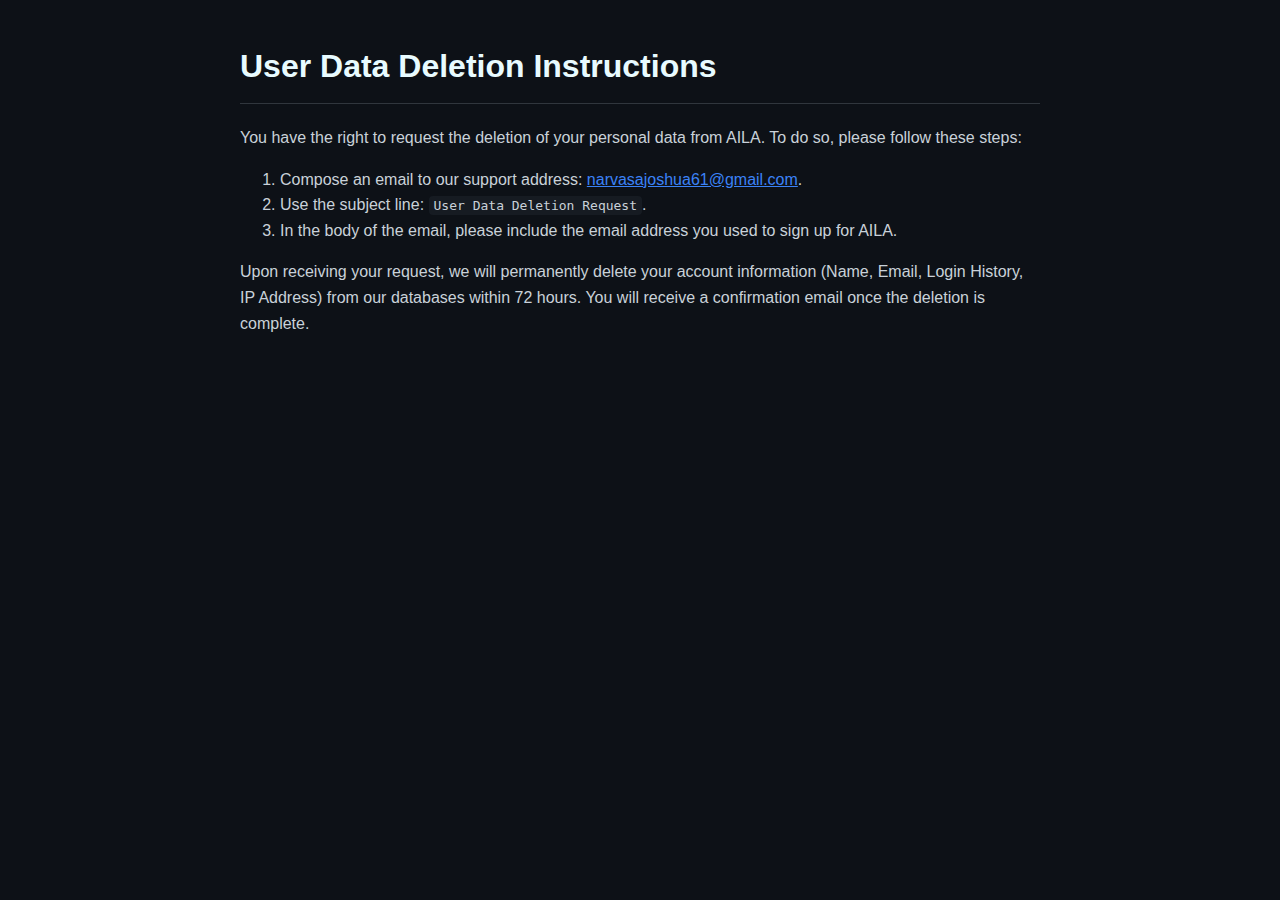
<file: data-deletion.html>
<!DOCTYPE html>
<html lang="en">
<head>
    <meta charset="UTF-8">
    <meta name="viewport" content="width=device-width, initial-scale=1.0">
    <title>User Data Deletion Instructions</title>
    <style>
        body { font-family: -apple-system, BlinkMacSystemFont, 'Segoe UI', Roboto, Helvetica, Arial, sans-serif; line-height: 1.6; padding: 20px; max-width: 800px; margin: auto; background-color: #0D1117; color: #C9D1D9; }
        h1 { color: #E8FBFF; border-bottom: 1px solid #30363D; padding-bottom: 10px; }
        a { color: #3B82F6; }
        code { background-color: #161B22; padding: 2px 5px; border-radius: 4px; }
    </style>
</head>
<body>
    <h1>User Data Deletion Instructions</h1>
    
    <p>You have the right to request the deletion of your personal data from AILA. To do so, please follow these steps:</p>

    <ol>
        <li>Compose an email to our support address: <a href="mailto:narvasajoshua61@gmail.com">narvasajoshua61@gmail.com</a>.</li>
        <li>Use the subject line: <code>User Data Deletion Request</code>.</li>
        <li>In the body of the email, please include the email address you used to sign up for AILA.</li>
    </ol>

    <p>Upon receiving your request, we will permanently delete your account information (Name, Email, Login History, IP Address) from our databases within 72 hours. You will receive a confirmation email once the deletion is complete.</p>

</body>
</html>
</file>
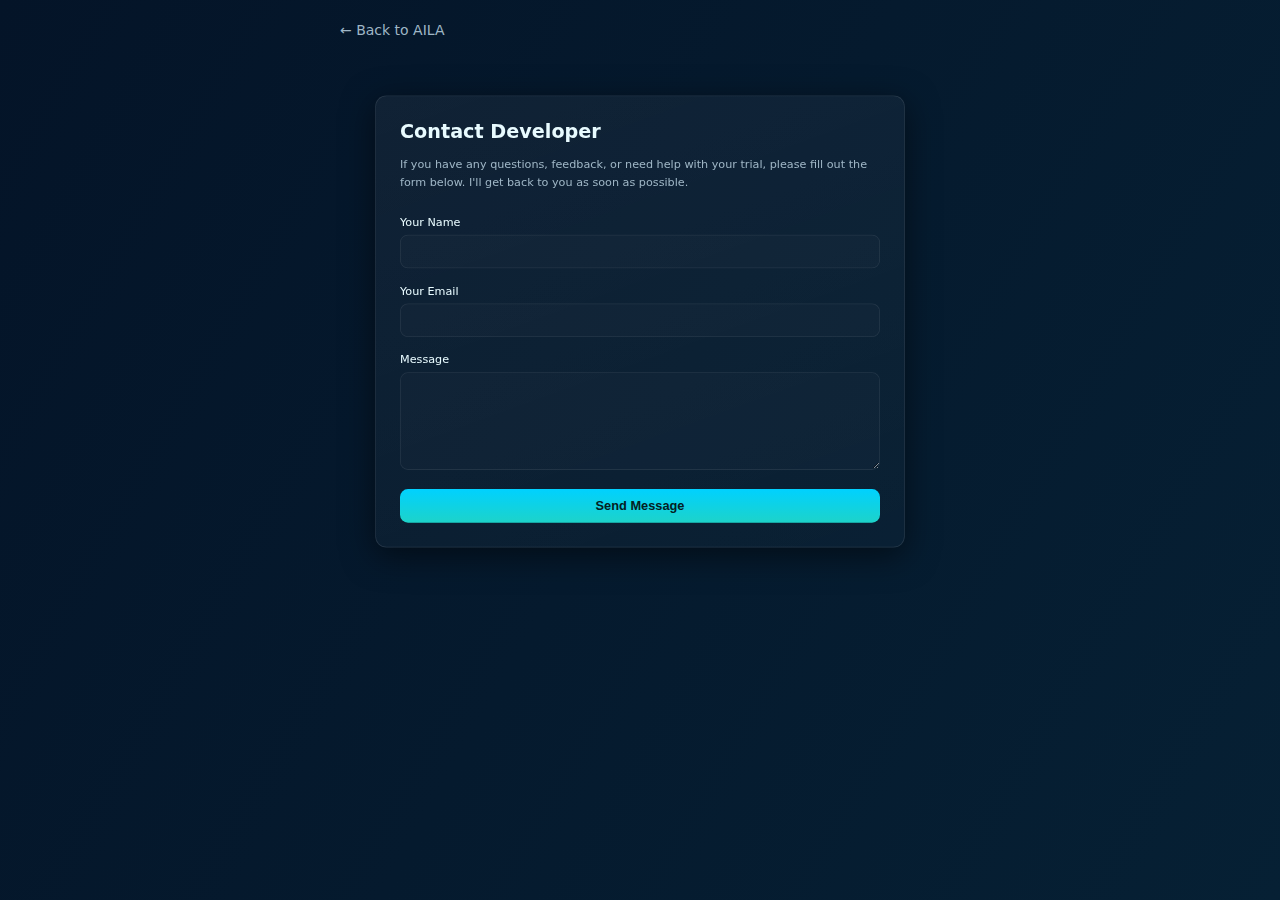
<file: form.html>
<!DOCTYPE html>
<html lang="en">
<head>
    <link rel="icon" href="icon.png" />
    <meta charset="UTF-8">
    <meta name="viewport" content="width=device-width, initial-scale=1.0">
    <title>Contact Developer</title>
    <!-- Link to your main stylesheet to reuse variables and fonts -->
    <link rel="stylesheet" href="style.css">
    <!-- Link to the new form-specific stylesheet -->
    <link rel="stylesheet" href="form.css">
</head>
<body>
    <header class="form-header">
        <a href="index.html" class="back-btn">&larr; Back to AILA</a>
    </header>

    <!-- The main form container -->
    <main class="form-container" id="form-main-container">
        <h1>Contact Developer</h1>
        <p>If you have any questions, feedback, or need help with your trial, please fill out the form below. I'll get back to you as soon as possible.</p>
        
        <form id="contactForm">
            <div class="form-group">
                <label for="name">Your Name</label>
                <input type="text" id="name" name="name" required>
            </div>
            <div class="form-group">
                <label for="email">Your Email</label>
                <input type="email" id="email" name="email" required>
            </div>
            <div class="form-group">
                <label for="message">Message</label>
                <textarea id="message" name="message" rows="6" required></textarea>
            </div>
            <button type="submit" class="submit-btn" id="submitBtn">Send Message</button>
        </form>
    </main>

    <!-- THIS IS THE NEW SUCCESS SCREEN, HIDDEN BY DEFAULT -->
    <div id="success-container" style="display:none; text-align: center; color: #e8fbff; padding: 20px;">
        <h1>Message Sent!</h1>
        <p style="color: var(--muted); font-size: 16px; line-height: 1.6;">Thank you for reaching out. I'll get back to you as soon as possible.</p>
        <button id="resetFormBtn" class="submit-btn" style="margin-top: 20px; max-width: 300px;">Submit Another Message</button>
    </div>

    <!-- This script will handle the form submission -->
    <script src="form.js"></script>
</body>
</html>
</file>
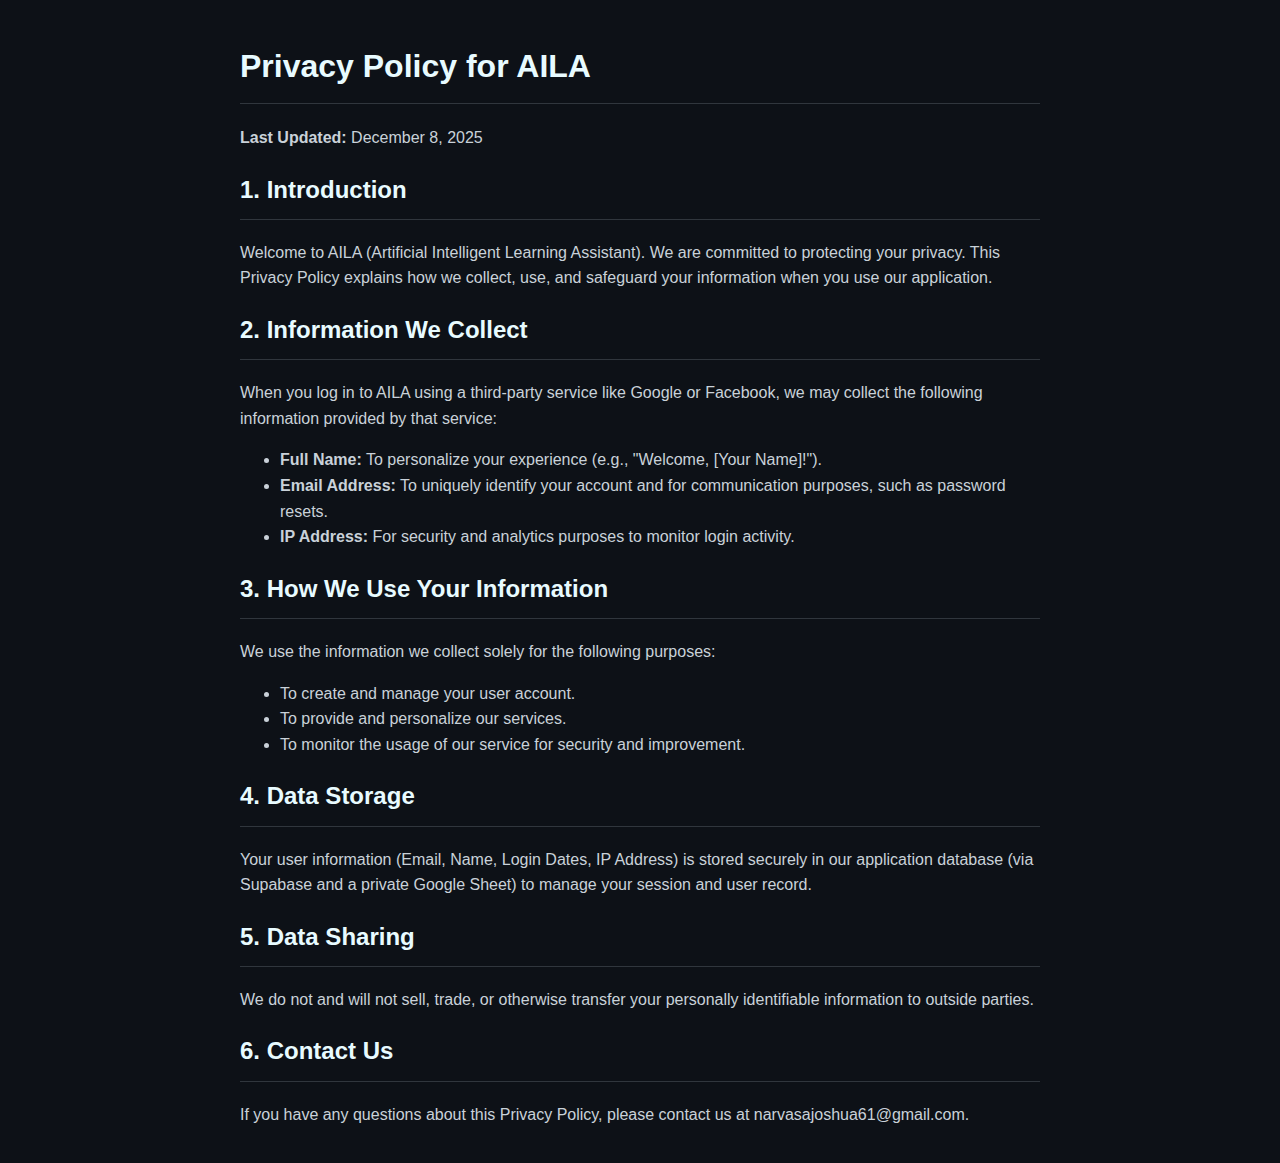
<file: privacy.html>
<!DOCTYPE html>
<html lang="en">
<head>
    <meta charset="UTF-8">
    <meta name="viewport" content="width=device-width, initial-scale=1.0">
    <title>Privacy Policy for AILA</title>
    <style>
        body { font-family: -apple-system, BlinkMacSystemFont, 'Segoe UI', Roboto, Helvetica, Arial, sans-serif; line-height: 1.6; padding: 20px; max-width: 800px; margin: auto; background-color: #0D1117; color: #C9D1D9; }
        h1, h2 { color: #E8FBFF; border-bottom: 1px solid #30363D; padding-bottom: 10px; }
        a { color: #3B82F6; }
    </style>
</head>
<body>
    <h1>Privacy Policy for AILA</h1>
    <p><strong>Last Updated:</strong> December 8, 2025</p>

    <h2>1. Introduction</h2>
    <p>Welcome to AILA (Artificial Intelligent Learning Assistant). We are committed to protecting your privacy. This Privacy Policy explains how we collect, use, and safeguard your information when you use our application.</p>

    <h2>2. Information We Collect</h2>
    <p>When you log in to AILA using a third-party service like Google or Facebook, we may collect the following information provided by that service:</p>
    <ul>
        <li><strong>Full Name:</strong> To personalize your experience (e.g., "Welcome, [Your Name]!").</li>
        <li><strong>Email Address:</strong> To uniquely identify your account and for communication purposes, such as password resets.</li>
        <li><strong>IP Address:</strong> For security and analytics purposes to monitor login activity.</li>
    </ul>

    <h2>3. How We Use Your Information</h2>
    <p>We use the information we collect solely for the following purposes:</p>
    <ul>
        <li>To create and manage your user account.</li>
        <li>To provide and personalize our services.</li>
        <li>To monitor the usage of our service for security and improvement.</li>
    </ul>

    <h2>4. Data Storage</h2>
    <p>Your user information (Email, Name, Login Dates, IP Address) is stored securely in our application database (via Supabase and a private Google Sheet) to manage your session and user record.</p>

    <h2>5. Data Sharing</h2>
    <p>We do not and will not sell, trade, or otherwise transfer your personally identifiable information to outside parties.</p>
    
    <h2>6. Contact Us</h2>
    <p>If you have any questions about this Privacy Policy, please contact us at narvasajoshua61@gmail.com.</p>
</body>
</html>
</file>
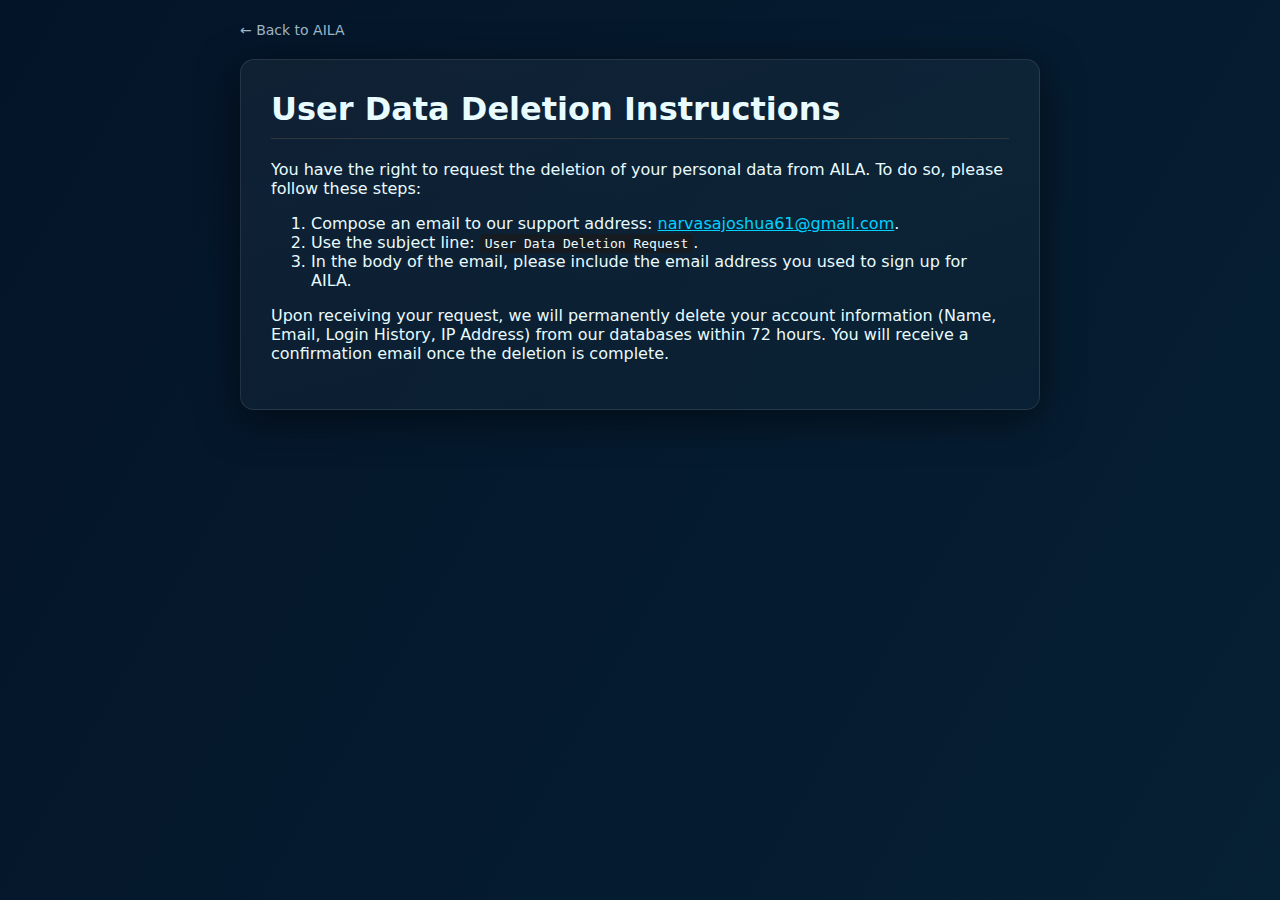
<file: pages/data-deletion.html>
<!DOCTYPE html>
<html lang="en">
<head>
    <meta charset="UTF-8">
    <meta name="viewport" content="width=device-width, initial-scale=1.0">
    <title>chataila | data deletion instructions</title>
    <link rel="stylesheet" href="../style.css">
    <link rel="stylesheet" href="stylesheets/pages.css">
    <link rel="icon" href="../icon.png" />
</head>
<body>
    <header class="form-header">
        <a href="../index.html" class="back-btn">&larr; Back to AILA</a>
    </header>
    <div class="container">
        <h1>User Data Deletion Instructions</h1>
        
        <p>You have the right to request the deletion of your personal data from AILA. To do so, please follow these steps:</p>

        <ol>
            <li>Compose an email to our support address: <a href="mailto:narvasajoshua61@gmail.com">narvasajoshua61@gmail.com</a>.</li>
            <li>Use the subject line: <code>User Data Deletion Request</code>.</li>
            <li>In the body of the email, please include the email address you used to sign up for AILA.</li>
        </ol>

        <p>Upon receiving your request, we will permanently delete your account information (Name, Email, Login History, IP Address) from our databases within 72 hours. You will receive a confirmation email once the deletion is complete.</p>
    </div>
</body>
</html>
</file>
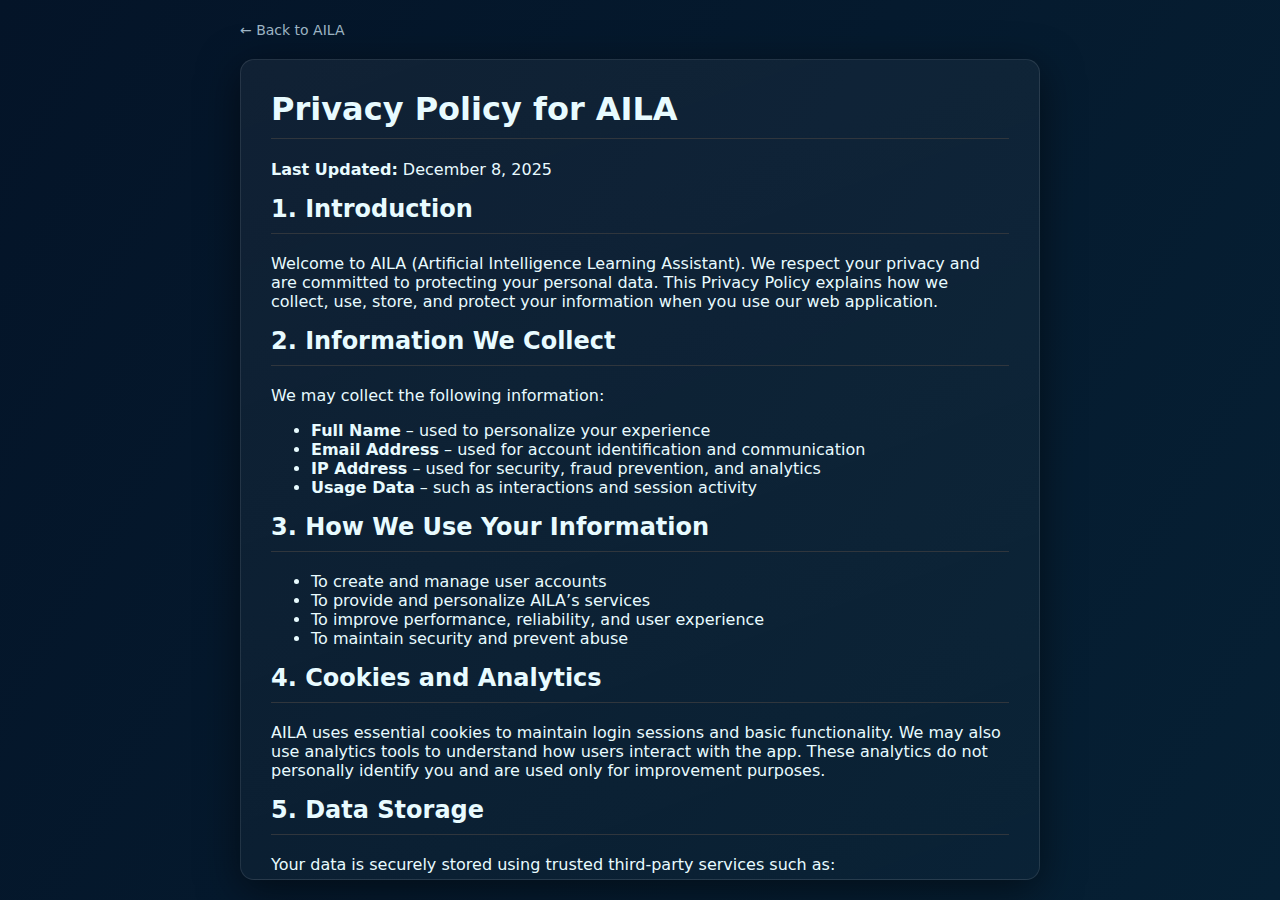
<file: pages/privacy.html>
<!DOCTYPE html>
<html lang="en">
<head>
    <meta charset="UTF-8">
    <meta name="viewport" content="width=device-width, initial-scale=1.0">
    <title>chataila | privacy policy</title>
    <link rel="stylesheet" href="../style.css">
    <link rel="stylesheet" href="stylesheets/pages.css">
    <link rel="icon" href="../icon.png" />
</head>
<body>
    <header class="form-header">
        <a href="../index.html" class="back-btn">&larr; Back to AILA</a>
    </header>
    <div class="container">
            <h1>Privacy Policy for AILA</h1>
            <p><strong>Last Updated:</strong> December 8, 2025</p>
          
            <h2>1. Introduction</h2>
            <p>
              Welcome to AILA (Artificial Intelligence Learning Assistant).
              We respect your privacy and are committed to protecting your personal data.
              This Privacy Policy explains how we collect, use, store, and protect your information
              when you use our web application.
            </p>
          
            <h2>2. Information We Collect</h2>
            <p>We may collect the following information:</p>
            <ul>
              <li><strong>Full Name</strong> – used to personalize your experience</li>
              <li><strong>Email Address</strong> – used for account identification and communication</li>
              <li><strong>IP Address</strong> – used for security, fraud prevention, and analytics</li>
              <li><strong>Usage Data</strong> – such as interactions and session activity</li>
            </ul>
          
            <h2>3. How We Use Your Information</h2>
            <ul>
              <li>To create and manage user accounts</li>
              <li>To provide and personalize AILA’s services</li>
              <li>To improve performance, reliability, and user experience</li>
              <li>To maintain security and prevent abuse</li>
            </ul>
          
            <h2>4. Cookies and Analytics</h2>
            <p>
              AILA uses essential cookies to maintain login sessions and basic functionality.
              We may also use analytics tools to understand how users interact with the app.
              These analytics do not personally identify you and are used only for improvement purposes.
            </p>
          
            <h2>5. Data Storage</h2>
            <p>
              Your data is securely stored using trusted third-party services such as:
            </p>
            <ul>
              <li><strong>Supabase</strong> – for authentication and database storage</li>
              <li><strong>Google Services</strong> (Google Sheets & Apps Script) – for automation and offline responses</li>
              <li><strong>n8n</strong> – for workflow automation</li>
            </ul>
          
            <h2>6. Data Retention</h2>
            <p>
              We retain personal data only as long as necessary to operate AILA.
              You may request deletion of your data at any time.
            </p>
          
            <h2>7. Data Sharing</h2>
            <p>
              We do not sell, trade, or rent your personal information.
              Data is shared only with service providers strictly required to operate the application.
            </p>
          
            <h2>8. Your Rights</h2>
            <p>
              Depending on your location, you may have the right to:
            </p>
            <ul>
              <li>Access your personal data</li>
              <li>Request corrections</li>
              <li>Request deletion of your data</li>
              <li>Withdraw consent</li>
            </ul>
          
            <h2>9. Security</h2>
            <p>
              We use industry-standard security practices including encryption,
              secure servers, and limited access controls.
              However, no system is 100% secure.
            </p>
          
            <h2>10. Children’s Privacy</h2>
            <p>
              AILA is not intended for children under the age of 16.
              We do not knowingly collect personal data from minors.
            </p>
          
            <h2>11. Changes to This Policy</h2>
            <p>
              We may update this Privacy Policy from time to time.
              Any changes will be posted on this page with an updated revision date.
            </p>
          
            <h2>12. Contact Us</h2>
            <p>
              If you have questions or requests regarding this Privacy Policy,
              please contact us at:
              <br>
              <strong>Email:</strong> <a href="form.html">ailearningassistant@edgeone.app</a>
            </p>
                    
    </div>
</body>
</html>
</file>
<file: style.css>
/* Prevent logos from being right-clicked, long-pressed, or dragged */
#loading-logo,
.logo-area img,
.welcome-logo img {
  pointer-events: none;
}

/* This class triggers the "break" animation */
#loading-logo.broken {
  transform: scale(1.5) rotate(20deg) !important; /* Use !important to override the float */
  opacity: 0;
}

/* This class triggers the "restore" animation */
#loading-logo.restoring {
  transition-duration: 0.5s; /* Make the restore a bit slower and more satisfying */
  transform: scale(1) rotate(0deg) !important;
  opacity: 1;
}
.loading-text-container {
  margin-top: 30px;
  text-align: center;
}

.loading-text-container p {
  margin: 0;
  color: #e8fbff; /* Bright main text color */
  font-size: 16px;
}
/* --- Glowing, Floating Logo with Particle Aura --- */

/* The container sets up the space for the particles */
#loading-logo-container {
  position: relative;
  width: 80px;
  padding-bottom: 20px;
  height: 80px;
  cursor: pointer;
  display: flex;
  align-items: center;
  justify-content: center;
}

/* The main logo with its glow and smooth float */
#loading-logo {
  width: 130px;
  height: 130px;
  /* A powerful glow that respects the logo's transparent areas */
  filter: drop-shadow(0 0 10px var(--accent1))
    drop-shadow(0 0 25px var(--accent1));
  /* A new, smoother up-and-down floating animation */
  animation: smoothFloat 4s ease-in-out infinite;
  transition: opacity 0.2s ease;
}

/* These are the two main orbiting particles */
#loading-logo-container::before,
#loading-logo-container::after {
  content: "";
  position: absolute;
  border-radius: 50%;
  background-color: var(--accent2);
  /* Make the particles soft and blurry */
  filter: blur(4px);
  /* Use the orbit animation */
  animation: orbit 8s linear infinite;
}

/* Style the first particle */
#loading-logo-container::before {
  width: 8px;
  height: 8px;
  box-shadow: 0 0 10px var(--accent2);
}

/* Style the second particle and give it a different speed and starting position */
#loading-logo-container::after {
  width: 5px;
  height: 5px;
  box-shadow: 0 0 8px var(--accent2);
  animation-delay: -4s; /* Start it halfway through the animation */
}

/* --- Keyframe Animations --- */

/* A smooth up-and-down floating motion */
@keyframes smoothFloat {
  0% {
    transform: translateY(0px);
  }
  50% {
    transform: translateY(-10px);
  }
  100% {
    transform: translateY(0px);
  }
}

/* An elliptical orbit for the particles */
@keyframes orbit {
  0% {
    transform: rotate(0deg) translateX(55px) rotate(0deg);
  }
  100% {
    transform: rotate(360deg) translateX(55px) rotate(-360deg);
  }
}

/* --- Logo Shatter Effect --- */
.shatter-piece {
  position: absolute;
  width: calc(100% / 4); /* We will use a 4x4 grid */
  height: calc(100% / 4);
  background-image: url("ailalogo.png");
  background-size: 80px 80px; /* Match the logo size */
  transition: transform 0.8s cubic-bezier(0.19, 1, 0.22, 1),
    opacity 0.8s ease-out;
  border-radius: 2px;
}

/* --- Loading Screen Tip --- */
#loading-tip {
  text-align: center;
  transition: opacity 0.3s ease;
  text-align: center;
  /* Dimmer color for the tip */
  font-size: 14px;
  max-width: 300px;
  color: var(--muted);
  font-size: 14px;
  padding-top: 4px;
  margin-top: 3px;
  text-align: center;
}
/* --- Status Overlay and Loader --- */
.status-overlay {
  position: fixed;
  top: 0;
  left: 0;
  width: 100%;
  height: 100%;
  background: rgba(10, 25, 47, 0.8);
  backdrop-filter: blur(10px);
  z-index: 9999;
  display: flex;
  flex-direction: column;
  align-items: center;
  justify-content: center;
  opacity: 0;
  visibility: hidden;
  transition: opacity 0.5s ease, visibility 0.5s ease;
}

.status-overlay.visible {
  opacity: 1;
  visibility: visible;
}

.status-loader {
  border: 4px solid rgba(255, 255, 255, 0.2);
  border-top: 4px solid var(--accent1);
  border-radius: 50%;
  width: 40px;
  height: 40px;
  animation: spin 1s linear infinite;
  margin-bottom: 20px;
}

@keyframes spin {
  0% {
    transform: rotate(0deg);
  }
  100% {
    transform: rotate(360deg);
  }
}

.status-overlay p {
  color: var(--muted);
  font-size: 16px;
}
/* --- Header Status Indicator --- */
.status-indicator {
  position: relative; /* This is crucial for positioning the tooltip */
  width: 10px;
  height: 10px;
  border-radius: 50%;
  margin-right: 4px;
  transition: all 0.4s ease;
  border: 1px solid rgba(0, 0, 0, 0.2);
  cursor: pointer; /* Indicates it's interactive */
}

/* --- Custom Tooltip --- */
/* This creates the tooltip bubble using the ::before pseudo-element */
.status-indicator::before {
  content: attr(data-tooltip); /* Pulls text from an HTML data-attribute */
  position: absolute;
  bottom: 150%; /* Position it above the dot */
  left: 50%;
  transform: translateX(-50%);

  /* Appearance */
  background-color: #0b2130;
  color: #e6fbff;
  padding: 6px 10px;
  border-radius: 6px;
  border: 1px solid rgba(255, 255, 255, 0.1);
  font-size: 12px;
  white-space: nowrap; /* Prevent text from wrapping */

  /* Hide by default */
  opacity: 0;
  visibility: hidden;
  pointer-events: none; /* Make it non-interactive */
  transition: opacity 0.2s ease, visibility 0.2s ease;
  z-index: 10;
}

/* This shows the tooltip on hover (desktop) AND on active/tap (mobile) */
.status-indicator:hover::before,
.status-indicator:active::before {
  opacity: 1;
  visibility: visible;
}

/* --- Status Indicator Colors --- */
.status-indicator.online {
  background-color: var(--success);
  box-shadow: 0 0 8px var(--success);
}

.status-indicator.offline {
  background-color: var(--danger);
  box-shadow: 0 0 8px var(--danger);
}

.status-indicator.pending {
  background-color: #ffc107;
  box-shadow: 0 0 8px #ffc107;
}

/* --- Custom Icon Link Styles --- */
/* --- NEW: Bot Message Link Pill Styles --- */

/* This styles the link itself into a bordered box or "pill" */
.msg a {
  display: inline-flex; /* This is key: it makes the link a container for the text and icon */
  align-items: center; /* This vertically centers the text and the icon inside the box */

  /* Appearance */
  scale: 0.95;
  background-color: rgba(255, 255, 255, 0.04);
  border: 1px solid rgba(255, 255, 255, 0.1);
  border-radius: 10px; /* Makes the corners fully rounded for a pill shape */
  margin: 0 2px; /* Adds a tiny bit of space around the outside of the pill */
  padding-top: 8px;
  padding-bottom: 8px;
  padding-left: 5px;
  padding-right: 10px;
  /* Text & Font */
  text-decoration: none !important; /* This is crucial for removing the underline */
  color: #cdd9e3;
  font-size: 14px;
  font-weight: 500;

  /* Animation */
  transition: all 0.2s ease; /* Makes the hover effect smooth */
}

/* This adds a hover effect when the mouse is over the link */
.msg a:hover {
  background-color: rgba(
    0,
    209,
    255,
    0.1
  ); /* Uses your site's accent color for the glow */
  border-color: rgba(0, 209, 255, 0.2);
  color: #e6fbff;
  transform: translateY(-1px); /* Adds a subtle "lift" effect */
}

/* This styles the icon image that is INSIDE the link */
.msg a .link-icon {
  padding-left: 0;
  width: 16px;
  padding-right: 10px;
  height: 100%;
  margin-left: 8px; /* This creates the space between the text and the icon */
}

.icon-link {
  display: inline-flex;
  /* This is key: it makes the link a container for the text and icon */
  align-items: center;
  /* This vertically centers the text and the icon inside the box */

  /* Appearance */
  background-color: rgba(255, 255, 255, 0.04);
  border: 1px solid rgba(255, 255, 255, 0.1);
  border-radius: 8px;
  /* Makes the corners fully rounded for a pill shape */
  margin: 0 2px;
  /* Adds a tiny bit of space around the outside of the pill */
  padding-top: 8px;
  padding-bottom: 8px;
  padding-left: 5px;
  padding-right: 8px;
  /* Text & Font */
  text-decoration: none !important;
  /* This is crucial for removing the underline */
  color: #cdd9e3;
  font-size: 14px;
  font-weight: 500;

  /* Animation */
  transition: all 0.2s ease;
  /* Makes the hover effect smooth */
}

.icon-link:hover {
  background-color: rgba(255, 255, 255, 0.12);
  color: #e6fbff;
  transform: translateY(-1px);
}

.icon-link img {
  align-items: flex-start;
  padding-right: 10px;
  padding-left: 5px;
  width: 16px;
  height: 100%;
}

/* Remove default underline on all message links */
.msg a {
  text-decoration: none;
}

.dropdown-item {
  display: block;
  width: 100%;
  text-align: left;
  background: transparent;
  border: none;
  color: #e6fbff;
  padding: 8px 12px;
  border-radius: 8px;
  font-size: 13px;
  cursor: pointer;
  transition: all 0.12s ease;
  box-sizing: border-box;
}

.dropdown-item:hover {
  background: linear-gradient(180deg, var(--accent1), var(--accent2));
  color: #042022;
  transform: translateX(2px);
}

.faq-buttons .faq-btn {
  font-size: 12px !important;
  padding: 6px 8px !important;
  margin: 2px !important;
  white-space: nowrap;
}

.faq-buttons {
  max-height: 180px;
  overflow-y: auto;
  overflow-x: auto;
  padding-right: 4px;
}

.faq-buttons::-webkit-scrollbar {
  width: 4px;
}

.faq-buttons::-webkit-scrollbar-thumb {
  background: linear-gradient(180deg, var(--accent2), var(--accent1));
  border-radius: 2px;
}

/* --- Header Buttons: Tools & Feedback --- */
.header-feedback-btn {
  /* Sizing: Makes the buttons a uniform square */
  width: 40px;
  height: 40px;

  /* Layout: Perfectly centers the icon/emoji inside */
  display: flex;
  align-items: center;
  justify-content: center;
  padding: 0;
  /* Remove padding to rely on flexbox centering */

  /* Appearance: Makes them rounder and more visible */
  border-radius: 12px;
  border: 1px solid rgba(255, 255, 255, 0.08);

  /* Icon/Emoji Sizing */
  font-size: 18px;
  /* This controls the size of the '📝' emoji */
  color: var(--muted);

  /* Remove individual margin, we will use a gap on the container instead */
  margin-right: 0;

  /* Existing properties */
  background: transparent;
  cursor: pointer;
  transition: all 0.12s ease;
  text-decoration: none;
}
/* --- Header Buttons: Tools & Feedback --- */
.header-feedback-btn,
.header-home-btn {
  width: 40px;
  height: 40px;
  display: flex;
  align-items: center;
  justify-content: center;
  padding: 0;
  border-radius: 12px;
  border: 1px solid rgba(255, 255, 255, 0.08);
  font-size: 18px;
  color: var(--muted);
  margin-right: 0;
  background: transparent;
  cursor: pointer;
  transition: all 0.12s ease;
  text-decoration: none;
}
.header-home-btn:hover {
  color: #e8fbff;
  border-color: rgba(255, 255, 255, 0.15);
  background: rgba(255, 255, 255, 0.06);
  transform: translateY(-1px);
  box-shadow: 0 4px 12px rgba(0, 210, 255, 0.1);
}

.header-home-btn:active {
  transform: translateY(0);
  box-shadow: 0 2px 6px rgba(0, 210, 255, 0.1);
}

/* This targets the SVG icon inside the button */
.header-feedback-btn svg,
.header-home-btn svg {
  width: 20px;
  height: 20px;
}

/* This targets the SVG icon inside the button */
.header-feedback-btn svg {
  width: 20px;
  height: 20px;
}

/* --- (The rest of your CSS continues here) --- */

.header-feedback-btn:hover {
  color: #e8fbff;
  border-color: rgba(255, 255, 255, 0.15);
  background: rgba(255, 255, 255, 0.06);
  transform: translateY(-1px);
  box-shadow: 0 4px 12px rgba(0, 210, 255, 0.1);
}

.header-feedback-btn:active {
  transform: translateY(0);
  box-shadow: 0 2px 6px rgba(0, 210, 255, 0.1);
}

:root {
  --bg1: #041428;
  --bg2: #07263a;
  --bg3: #03304a;
  --muted: #9fb6c6;
  --accent1: #00d1ff;
  --accent2: #1dd3c9;
  --bubble: #0b2130;
  --user: #063c3f;
  --glass: rgba(255, 255, 255, 0.03);
  --glass-2: rgba(255, 255, 255, 0.018);
  --success: #2fe27a;
  --danger: #ff5c6c;
  font-family: Inter, ui-sans-serif, system-ui, -apple-system, "Segoe UI",
    Roboto, Arial;
  -webkit-font-smoothing: antialiased;
  -moz-osx-font-smoothing: grayscale;
}

html,
body {
  height: 100%;
  margin: 0;
  background: linear-gradient(120deg, var(--bg1), var(--bg2), var(--bg3));
  background-size: 300% 300%;
  animation: grad 14s ease infinite;
  color: #e8fbff;
}

@keyframes grad {
  0% {
    background-position: 0% 50%;
  }

  50% {
    background-position: 100% 50%;
  }

  100% {
    background-position: 0% 50%;
  }
}

.app {
  display: flex;
  align-items: center;
  justify-content: center;
  height: 100vh;
  padding: 20px;
  box-sizing: border-box;
}

.chat {
  width: 1200px;
  max-width: 95vw;
  height: 100vh;
  max-height: 92vh;
  background: linear-gradient(
    180deg,
    var(--glass-2),
    rgba(255, 255, 255, 0.006)
  );
  border-radius: 14px;
  box-shadow: 0 20px 60px rgba(2, 8, 20, 0.75);
  display: flex;
  flex-direction: column;
  overflow: flex;
  border: 1px solid rgba(255, 255, 255, 0.03);
  position: relative;
  transition: all 0.4s cubic-bezier(0.4, 0, 0.2, 1);
}

.chat.faq-hidden {
  height: 820px;
  max-height: 95vh;
}

.chat.faq-hidden .main {
  flex: 1 1 auto;
}

.chat.faq-hidden .messages {
  max-height: 600px;
}

.main {
  display: flex;
  flex-direction: column;
  flex: 1;
  overflow: hidden;
  transition: all 0.4s cubic-bezier(0.4, 0, 0.2, 1);
}

.messages {
  flex: 1;
  padding: 20px;
  overflow-y: auto;
  /* CORRECTED: This enables vertical scrolling */
  display: flex;
  flex-direction: column;
  gap: 12px;
  scroll-behavior: smooth;
  transition: all 0.4s cubic-bezier(0.4, 0, 0.2, 1);
  -webkit-mask-image: linear-gradient(to bottom, black 85%, transparent 100%);
  mask-image: linear-gradient(to bottom, black 85%, transparent 100%);
}

/* --- Horizontally Scrollable Tables (Corrected & Simplified) --- */
.msg table {
  display: block;
  /* Allows overflow properties to work */
  max-width: fit-content;
  /* Prevents table from breaking the message bubble layout */
  overflow-x: auto;
  /* Enables horizontal scrolling ONLY when needed */
  border-spacing: 0;
  /* Removes default table spacing for a cleaner look */
  border-collapse: collapse;
  /* Ensures borders are clean and single-lined */
}

/* Style for table headers and cells */
.msg th,
.msg td {
  padding: 10px 15px;
  border: 1px solid rgba(255, 255, 255, 0.1);
  white-space: nowrap;
  /* CRITICAL: Prevents cell content from wrapping and forces scrolling */
}

/* --- Custom Scrollbar for Tables --- */
.msg table::-webkit-scrollbar {
  height: 8px;
  /* Height of the scrollbar */
}

.msg table::-webkit-scrollbar-track {
  background: rgba(0, 0, 0, 0.2);
  /* The track (the bar) of the scrollbar */
}

.msg table::-webkit-scrollbar-thumb {
  background: rgba(255, 255, 255, 0.2);
  /* The draggable scrolling handle */
  border-radius: 4px;
}

.msg table::-webkit-scrollbar-thumb:hover {
  background: rgba(255, 255, 255, 0.3);
  /* Handle on hover */
}

.composer {
  position: sticky;
  margin-bottom: 20px;
  bottom: 0;
  padding: 12px 16px;
  border-top: 1px solid rgba(255, 255, 255, 0.03);
  display: flex;
  gap: 10px;
  align-items: flex-end;
  max-width: 100%;
  box-sizing: border-box;
  flex-shrink: 0;
  z-index: 10;
}

#input {
  flex: 1;
  min-height: 32px;
  max-height: 70px;
  height: 36px;
  width: 100%;
  resize: none;
  background: rgba(255, 255, 255, 0.02);
  padding: 10px 12px;
  border-radius: 10px;
  border: 1px solid rgba(255, 255, 255, 0.08);
  color: #e6fbff;
  font-size: 10px;
  font-family: inherit;
  line-height: 1.4;
  outline: none;
  box-sizing: border-box;
  transition: all 0.2s ease;
  overflow-y: hidden;
}

#input:focus {
  border-color: var(--accent1);
  box-shadow: 0 0 0 3px rgba(0, 210, 255, 0.1);
  background: rgba(255, 255, 255, 0.04);
}

#input::placeholder {
  color: rgba(159, 182, 198, 0.6);
}

#input.auto-resize {
  height: auto !important;
  overflow-y: hidden;
}

.faq-buttons {
  display: flex;
  flex-wrap: wrap;
  gap: 8px;
  margin-top: 10px;
  opacity: 1;
  transform: translateY(0);
  transition: all 0.3s cubic-bezier(0.4, 0, 0.2, 1);
}

.sugg-buttons {
  display: flex;
  flex-wrap: wrap;
  gap: 8px;
  margin-top: 10px;
  transition: all 0.3s cubic-bezier(0.4, 0, 0.2, 1);
}

@keyframes chatResize {
  0% {
    height: 760px;
    transform: scale(1);
  }

  50% {
    transform: scale(1.01);
  }

  100% {
    height: 820px;
    transform: scale(1);
  }
}

.chat.resizing {
  animation: chatResize 0.4s ease-out;
}

.faq-btn,
.welcome-btn,
.sugg-btn,
.orient-btn {
  transition: all 0.3s cubic-bezier(0.4, 0, 0.2, 1);
}

@keyframes resizePulse {
  0% {
    transform: scale(1);
  }

  50% {
    transform: scale(1.02);
  }

  100% {
    transform: scale(1);
  }
}

.chat.pulse-resize {
  animation: resizePulse 0.3s ease-out;
}

:root {
  --mobile-gap: 10px;
  --tap-size: 44px;
}

.logo-area {
  overflow: hidden;
}

.logo-area img {
  width: 100%;
  height: 100%;
  object-fit: cover;
  display: block;
}

textarea#input {
  transition: height 160ms ease;
  -webkit-text-size-adjust: 100%;
}

.header {
  border-radius: 20px;
}

.header {
  display: flex;
  align-items: center;
  justify-content: space-between;
  padding: 14px 18px;
  border-bottom: 1px solid rgba(255, 255, 255, 0.04);
  backdrop-filter: blur(6px);
}

.brand {
  display: flex;
  align-items: center;
  gap: 14px;
}

.logo-area {
  width: 56px;
  height: 56px;
  border-radius: 12px;
  display: flex;
  align-items: center;
  justify-content: center;
  background: linear-gradient(135deg, var(--accent1), var(--accent2));
  box-shadow: 0 10px 30px rgba(0, 210, 255, 0.06);
  transition: transform 0.45s, box-shadow 0.24s;
  overflow: hidden;
  position: relative;
}

.logo-area:hover {
  animation: logoFloat 2.6s ease-in-out infinite;
}

@keyframes logoFloat {
  0% {
    transform: translateX(-6px) rotate(-2deg);
  }

  50% {
    transform: translateX(6px) rotate(2deg);
  }

  100% {
    transform: translateX(-6px) rotate(-2deg);
  }
}

.logo-glow {
  box-shadow: 0 26px 68px rgba(0, 210, 255, 0.45),
    inset 0 1px 0 rgba(255, 255, 255, 0.06);
  transform: scale(1.06) rotate(2deg);
}

.logo-area img {
  width: 100%;
  height: 100%;
  object-fit: cover;
  display: block;
  border-radius: 10px;
}

.title {
  font-weight: 700;
  font-size: 15px;
  color: #e8fbff;
}

.subtitle {
  font-size: 12px;
  color: var(--muted);
}

.ver {
  font-size: 12px;
  color: var(--muted);
}

.main {
  display: flex;
  flex-direction: column;
  flex: 1;
  overflow: hidden;
}

.messages {
  flex: 1;
  padding: 20px;
  overflow: auto;
  display: flex;
  flex-direction: column;
  gap: 12px;
  scroll-behavior: smooth;
}

@keyframes msgEnter {
  to {
    opacity: 1;
    transform: translateY(0);
  }
}

.msg.user {
  align-self: flex-end;
  display: flex;
  background: var(--user);
  color: #ffffffd8;
  border-radius: 20px; /* A very large value ensures a perfect pill shape */
  padding-top: 1px;
  margin-top: 1px;
  max-height: fit-content;
  padding-bottom: 3px;
  margin-bottom: 2px;
  max-width: 60%;
  padding-left: 20px;
  padding-right: 20px; /* More balanced vertical and horizontal padding */
  box-sizing: border-box;
  overflow-wrap: break-word;
  line-height: 1; /* Reduced line height to make the pill more compact */
}
/* This ensures that paragraphs inside a bot message are not faint or transparent */
.msg.bot p {
  color: #e8fbff; /* Uses the main bright text color of your app */
  margin-top: 0; /* Optional: Removes extra space above paragraphs for a cleaner look */
  margin-bottom: 1em; /* Optional: Ensures consistent spacing between paragraphs */
}

.msg.bot {
  background: transparent;
  border: none;
  box-shadow: none;
  /* CORRECTED: Use 100% to respect the parent's padding */
  width: 100%;
  max-width: 100%;
  padding-bottom: 10px;
  box-sizing: border-box;
  overflow-wrap: break-word;
  color: #dff8ff;
}

.faq-buttons {
  display: flex;
  flex-wrap: wrap;
  gap: 8px;
  margin-top: 10px;
  opacity: 0;
  transform: translateY(6px);
  animation: faqIn 0.34s ease forwards;
  animation-delay: 0.04s;
}

@keyframes faqIn {
  to {
    opacity: 1;
    transform: translateY(0);
  }
}

.faq-btn {
  background: linear-gradient(
    180deg,
    rgba(255, 255, 255, 0.015),
    rgba(255, 255, 255, 0.01)
  );
  border: 1px solid rgba(255, 255, 255, 0.03);
  color: #e6fbff;
  padding: 8px 12px;
  border-radius: 10px;
  font-size: 13px;
  cursor: pointer;
  transition: transform 0.14s, box-shadow 0.14s;
}

.faq-btn:hover {
  transform: translateY(-4px);
  box-shadow: 0 10px 30px rgba(0, 210, 255, 0.08);
}

.faq-btn.sending {
  animation: faqSend 0.6s ease;
}

@keyframes faqSend {
  0% {
    transform: translateY(0);
  }

  50% {
    transform: translateY(-6px);
  }

  100% {
    transform: translateY(0);
  }
}

.sugg-buttons {
  display: flex;
  flex-wrap: wrap;
  gap: 8px;
  margin-top: 10px;
}

.sugg-btn {
  background: linear-gradient(
    180deg,
    rgba(255, 255, 255, 0.02),
    rgba(44, 33, 33, 0.01)
  );
  border: 1px solid rgba(255, 255, 255, 0.03);
  color: #e6fbff;
  padding: 8px 12px;
  border-radius: 10px;
  font-size: 13px;
  cursor: pointer;
  transition: transform 0.12s;
}

.sugg-btn:hover {
  transform: translateY(-3px);
  background: linear-gradient(180deg, var(--accent1), var(--accent2));
  color: #042022;
}

.orient-btn {
  background: linear-gradient(
    180deg,
    rgba(255, 255, 255, 0.025),
    rgba(255, 255, 255, 0.015)
  );
  border: 1px solid rgba(255, 255, 255, 0.05);
  color: #e6fbff;
  padding: 8px 12px;
  border-radius: 10px;
  font-size: 13px;
  cursor: pointer;
  transition: all 0.12s ease;
  display: inline-block;
  text-decoration: none;
}

.orient-btn:hover {
  transform: translateY(-3px);
  background: linear-gradient(180deg, var(--accent1), var(--accent2));
  color: #042022;
  box-shadow: 0 8px 25px rgba(0, 210, 255, 0.15);
}

.typing {
  display: inline-flex;
  gap: 6px;
  width: fit-content;
  align-items: center;
  padding: 6px 8px;
  border-radius: 10px;
  margin-top: 6px;
  scale: 1.2;
}

.dot {
  width: 7px;
  height: 7px;
  border-radius: 50%;
  background: #dff7ff;
  opacity: 0.4;
  animation: dotBlink 1s infinite;
}

.dot:nth-child(2) {
  animation-delay: 0.12s;
}

.dot:nth-child(3) {
  animation-delay: 0.24s;
}

@keyframes dotBlink {
  0% {
    opacity: 0.15;
    transform: translateY(0);
  }

  50% {
    opacity: 1;
    transform: translateY(-4px);
  }

  100% {
    opacity: 0.15;
    transform: translateY(0);
  }
}

textarea#input {
  /* --- Core Sizing & Layout --- */
  flex: 1; /* Allow it to grow and shrink */
  box-sizing: border-box; /* Ensures padding is included in the size */
  resize: none !important; /* Disable manual resizing */

  /* --- Dynamic Height --- */
  min-height: 55px !important; /* The starting height */
  max-height: 150px !important; /* The maximum height it can grow to */
  height: auto; /* Let JavaScript control the height */
  overflow-y: auto !important; /* Show a scrollbar ONLY when max-height is reached */

  /* --- Visual Styling (from your original design) --- */
  border-radius: 24px !important;
  padding: 18px 48px 18px 20px !important; /* Adjusted padding for better text alignment */
  line-height: 1.4;
  border: 1px solid rgba(255, 255, 255, 0.1) !important;
  background: #1c2532ee !important;
  box-shadow: 0 5px 15px rgba(0, 0, 0, 0.445) !important;
  transition: height 0.2s ease; /* Add a smooth transition for the height change */
}

textarea#input:focus {
  border-color: var(--accent1);
  box-shadow: 0 0 0 3px rgba(0, 210, 255, 0.1);
  background: rgba(255, 255, 255, 0.04);
}

textarea#input::placeholder {
  color: rgba(159, 182, 198, 0.6);
}

textarea#input.expanded {
  min-height: 60px;
}

/* --- Composer Styles --- */
/* --- New Styles for Voice Mode --- */

/* 1. Sound Wave Animation */
.sound-wave {
  position: absolute;
  left: 20px;
  top: 50%;
  transform: translateY(-50%);
  display: none;
  /* Hidden by default */
  align-items: center;
  gap: 3px;
  height: 18px;
  pointer-events: none;
  /* Make sure it's not clickable */
}

.sound-wave span {
  display: block;
  width: 3px;
  height: 100%;
  background-color: var(--accent1);
  border-radius: 2px;
  animation: wave 1.2s ease-in-out infinite;
}

.sound-wave span:nth-child(2) {
  animation-delay: 0.2s;
}

.sound-wave span:nth-child(3) {
  animation-delay: 0.4s;
}

.sound-wave span:nth-child(4) {
  animation-delay: 0.6s;
}

@keyframes wave {
  0%,
  100% {
    transform: scaleY(0.2);
  }

  50% {
    transform: scaleY(1);
  }
}

/* 2. Icon States for the Voice Button */
.stop-icon {
  display: none;
  /* Hide stop icon by default */
}

#voiceBtn.listening .mic-icon {
  display: none;
  /* Hide mic when listening */
}

#voiceBtn.listening .stop-icon {
  display: block;
  /* Show stop icon when listening */
  color: var(--accent1);
}

/* 3. Textarea adjustments for when listening */
textarea#input.voice-active {
  padding-left: 50px !important;
  /* Make space for the sound wave */
}

/* --- End of New Styles --- */

textarea#input {
  width: 100%;
  min-height: 52px;
  max-height: 120px;
  height: 52px;
  resize: none;
  background: rgba(255, 255, 255, 0.02);
  padding: 15px 85px 15px 20px;
  /* Top, Right, Bottom, Left */
  border-radius: 24px;
  border: 1px solid rgba(255, 255, 255, 0.08);
  color: #e6fbff;
  font-size: 16px;
  font-family: inherit;
  line-height: 1.4;
  outline: none;
  box-sizing: border-box;
  transition: all 0.2s ease;
}

textarea#input:focus {
  border-color: var(--accent1);
  box-shadow: 0 0 0 3px rgba(0, 210, 255, 0.1);
  background: rgba(255, 255, 255, 0.04);
}

textarea#input::placeholder {
  color: rgba(159, 182, 198, 0.6);
}

.composer-actions {
  position: absolute;
  right: 24px;
  top: 50%;
  transform: translateY(-50%);
  display: flex;
  align-items: center;
  gap: 4px;
}

.composer-btn,
.send {
  background: transparent;
  border: none;
  cursor: pointer;
  width: 36px;
  height: 36px;
  padding: 0;
  display: flex;
  align-items: center;
  justify-content: center;
  color: var(--muted);
  border-radius: 50%;
  transition: all 0.2s ease;
}

.composer-btn:hover,
.send:hover {
  background-color: rgba(255, 255, 255, 0.08);
  color: #e6fbff;
}

#sendBtn {
  background: var(--accent1);
  color: #042022;
}

#sendBtn:hover {
  background: var(--accent2);
  color: #042022;
}

#sendBtn:disabled {
  opacity: 0.5;
  cursor: not-allowed;
  transform: none !important;
  box-shadow: none !important;
  background: rgba(255, 255, 255, 0.1) !important;
  color: rgba(255, 255, 255, 0.3) !important;
}

/* --- End of Composer Styles --- */
.is-hidden {
  opacity: 0 !important;
  transform: scale(0.7) !important;
  pointer-events: none !important;
  width: 0 !important;
  margin: 0 !important;
  padding: 0 !important;
}

textarea#input {
  transition: height 0.2s ease;
}

.welcome-screen {
  scale: 0.9;
  display: flex;
  flex-direction: column;
  align-items: center;
  justify-content: center;
  height: 100%;
  text-align: center;
  padding: 20px;
  box-sizing: border-box;
}

.welcome-logo {
  width: 100px;
  height: 100px;
  border-radius: 14px;
  display: flex;
  align-items: center;
  justify-content: center;
  background: linear-gradient(135deg, var(--accent1), var(--accent2));
  box-shadow: 0 14px 40px rgba(0, 210, 255, 0.06);
  margin-bottom: 0;
  animation: breathe 2.6s ease-in-out infinite;
}

@keyframes breathe {
  0% {
    transform: translateY(0) scale(1);
    box-shadow: 0 14px 40px rgba(0, 210, 255, 0.04);
  }

  50% {
    transform: translateY(-6px) scale(1.03);
    box-shadow: 0 30px 80px rgba(0, 210, 255, 0.14);
  }

  100% {
    transform: translateY(0) scale(1);
    box-shadow: 0 14px 40px rgba(0, 210, 255, 0.04);
  }
}

.welcome-title {
  font-size: 38px;
  font-weight: 700;
  background: linear-gradient(135deg, var(--accent1), var(--accent2));
  -webkit-background-clip: text;
  -webkit-text-fill-color: transparent;
  background-clip: text;
}

.welcome-subtitle {
  font-size: 14px;
  color: var(--muted);
  margin-bottom: 10px;
  margin-top: 10px;
  max-width: 500px;
}

/* --- Welcome Screen Button Styles --- */
.welcome-actions {
  display: flex;
  flex-wrap: wrap;
  gap: 12px;
  justify-content: center;
  padding: 0;
  max-width: 620px;
  margin: 20px auto 0;
}

.welcome-btn {
  background: linear-gradient(
    180deg,
    rgba(255, 255, 255, 0.015),
    rgba(255, 255, 255, 0.01)
  );
  border: 1px solid rgba(255, 255, 255, 0.03);
  color: #e6fbff;
  border-radius: 10px;
  cursor: pointer;
  transition: all 0.3s ease;
  text-decoration: none;
  display: flex;
  flex-direction: column;
  gap: 8px;
  align-items: center;
  justify-content: center;
  width: 140px;
  height: 100px;
  font-size: 13px;
  padding: 10px;
  box-sizing: border-box;
}

.welcome-btn:hover {
  transform: translateY(-4px);
  background: linear-gradient(180deg, var(--accent1), var(--accent2));
  color: #042022;
  box-shadow: 0 10px 30px rgba(0, 210, 255, 0.2);
}

.welcome-btn svg {
  width: 18px;
}

.welcome-input {
  width: 100%;
  max-width: 600px;
  min-height: 60px;
  background: rgba(255, 255, 255, 0.02);
  border: 1px solid rgba(255, 255, 255, 0.1);
  border-radius: 12px;
  padding: 16px;
  color: #e6fbff;
  font-size: 16px;
  outline: none;
  transition: border-color 0.3s ease;
  resize: none;
}

.welcome-input:focus {
  border-color: var(--accent1);
  box-shadow: 0 0 0 4px rgba(0, 210, 255, 0.06);
}

/* --- Enhanced Custom Scrollbar for Messages --- */
.messages::-webkit-scrollbar {
  width: 12px; /* A bit wider for easier grabbing */
}

.messages::-webkit-scrollbar-track {
  background: rgba(0, 0, 0, 0.15); /* A subtle, visible track color */
}

.messages::-webkit-scrollbar-thumb {
  background: linear-gradient(180deg, var(--accent2), var(--accent1));
  border-radius: 6px;
  border: 3px solid transparent; /* Creates padding around the thumb */
  background-clip: content-box; /* Ensures the border doesn't have the background */
  transition: background 0.2s ease-in-out;
}

.messages::-webkit-scrollbar-thumb:hover {
  background: linear-gradient(
    180deg,
    var(--accent1),
    var(--accent2)
  ); /* Invert gradient on hover */
  background-clip: content-box;
}

/* --- Final Composer & Pill Text Area Style --- */
.footer-disclaimer {
  position: fixed !important;
  padding-top: 20px;
  bottom: 8px;
  /* Sits at the very bottom */
  left: 0;
  right: 0;
  text-align: center;
  font-size: 12px;
  color: var(--muted);
}

.composer {
  border-top: none !important;
  display: flex !important;
  gap: 10px !important;
  position: absolute !important;
  bottom: 0;
  left: 8px;
  right: 5px;
  z-index: 200;
  border-top: none !important;
  padding-left: 10px;
  padding-right: 15px;
  border-radius: 100px !important;
  padding-bottom: 12.5px;
}

.messages {
  padding-bottom: 120px !important;
}

textarea#input {
  border-radius: 24px !important;
  padding: 13px 48px 13px 20px !important;
  overflow-y: hidden !important;
  /* Permanently removes scrollbar */
  resize: none !important;
  border: 1px solid rgba(255, 255, 255, 0.1) !important;
  min-height: 48px !important;
  background: #1c2532ee !important;
  box-shadow: 0 5px 15px rgba(0, 0, 0, 0.445) !important;
  overflow-y: hidden !important;
  resize: none !important;
  min-height: 24px !important;
  /* Adjust height to match line-height */
  height: 55px !important;
  line-height: 25px;
  /* Helps with vertical text alignment */
}

#voiceBtn {
  background-color: rgba(255, 255, 255, 0.1) !important;
  position: sticky;
}

#voiceBtn:hover {
  background-color: rgba(255, 255, 255, 0.15) !important;
}

.msg a {
  color: var(--accent1);
  text-decoration: underline;
}

/* --- Modal Styles --- */
.modal-backdrop {
  position: fixed;
  top: 0;
  left: 0;
  width: 100%;
  height: 100%;
  background: rgba(10, 25, 47, 0.815);
  backdrop-filter: blur(8px) saturate(180%);
  -webkit-backdrop-filter: blur(8px) saturate(180%);
  z-index: 1000;
  display: flex;
  align-items: center;
  justify-content: center;
  opacity: 0;
  visibility: hidden;
  transition: opacity 0.3s ease, visibility 0.3s ease;
}

.modal-backdrop.visible {
  opacity: 1;
  visibility: visible;
}

.modal-content {
  background: linear-gradient(
    160deg,
    rgba(255, 255, 255, 0.05),
    rgba(255, 255, 255, 0.01)
  );
  border: 1px solid rgba(255, 255, 255, 0.1);
  border-radius: 14px;
  padding: 24px;
  box-shadow: 0 10px 40px rgba(0, 0, 0, 0.5);
  width: 90vw;
  max-width: 700px;
  height: 80vh;
  display: flex;
  flex-direction: column;
  transform: scale(0.95);
  transition: transform 0.3s ease;
}

.modal-backdrop.visible .modal-content {
  transform: scale(1);
}

.modal-header {
  display: flex;
  justify-content: space-between;
  align-items: center;
  padding-bottom: 16px;
  border-bottom: 1px solid rgba(255, 255, 255, 0.1);
  flex-shrink: 0;
}

.modal-title {
  font-size: 20px;
  font-weight: 600;
  margin: 0;
}

.modal-close-btn {
  background: transparent;
  border: none;
  font-size: 28px;
  color: var(--muted);
  cursor: pointer;
  padding: 0;
  line-height: 1;
  transition: color 0.2s ease;
}

.modal-close-btn:hover {
  color: #fff;
}

.modal-body {
  flex-grow: 1;
  overflow-y: auto;
  padding-top: 20px;
}

.modal-body::-webkit-scrollbar {
  width: 6px;
}

.modal-body::-webkit-scrollbar-thumb {
  background: linear-gradient(180deg, var(--accent2), var(--accent1));
  border-radius: 3px;
}

/* --- Tools Modal Navigation --- */
.tools-nav {
  display: flex;
  gap: 8px;
  margin-bottom: 20px;
  border-bottom: 1px solid rgba(255, 255, 255, 0.1);
  padding-bottom: 10px;
}

.tools-nav-btn {
  flex: 1;
  background: rgba(255, 255, 255, 0.05);
  border: 1px solid transparent;
  color: var(--muted);
  padding: 10px;
  border-radius: 8px;
  cursor: pointer;
  transition: all 0.2s ease;
}

.tools-nav-btn:hover {
  background: rgba(255, 255, 255, 0.1);
  color: #fff;
}

.tools-nav-btn.active {
  background: linear-gradient(180deg, var(--accent1), var(--accent2));
  color: #042022;
  font-weight: 600;
  border-color: rgba(255, 255, 255, 0.2);
}

.tools-pane {
  display: none;
}

.tools-pane.active {
  display: block;
}

/* --- Placeholder for clickable questions --- */
.placeholder-section {
  display: flex;
  flex-direction: column;
  gap: 12px;
}

.placeholder-section .question-link {
  display: block;
  padding: 12px;
  background: rgba(255, 255, 255, 0.03);
  border-radius: 8px;
  color: #e6fbff;
  text-decoration: none;
  transition: background 0.2s ease;
  border: 1px solid rgba(255, 255, 255, 0.05);
}

.placeholder-section .question-link:hover {
  background: rgba(255, 255, 255, 0.08);
}
.module-dropdown-content .description {
  padding-top: 20px;
  z-index: hidden;
  display: flex;
  flex-wrap: wrap;
  font-size: 12px;
  margin-top: 0;
  font-size: 14px;
  color: white;
  font-style: bold;
  line-height: 1.4;
  overflow-wrap: break-word;
}

/* --- Modal Module Dropdown Styles --- */
.module-dropdown {
  margin-bottom: 8px;
  /* Adds space between each module button */
}

.module-dropdown-btn {
  display: flex;
  justify-content: space-between;
  align-items: center;
  width: 100%;
  padding: 12px;
  background: rgba(255, 255, 255, 0.03);
  border-radius: 8px;
  color: #e6fbff;
  border: 1px solid rgba(255, 255, 255, 0.05);
  text-align: left;
  cursor: pointer;
  font-size: 14px;
  transition: background 0.2s ease;
}

.module-dropdown-btn:hover {
  background: rgba(255, 255, 255, 0.08);
}

.module-dropdown-btn .arrow {
  width: 18px;
  height: 18px;
  transition: transform 0.3s ease;
  flex-shrink: 0;
  margin-left: 10px;
}

.module-dropdown-btn.active .arrow {
  transform: rotate(90deg);
}

.module-dropdown-content {
  max-height: 0;
  scale: 0.97;
  overflow: hidden;
  transition: max-height 0.6s ease-in-out;
  padding-left: 15px;
  padding-bottom: 0;
  padding-top: 0;
  margin-bottom: 0;
  border-left: 2px solid rgba(255, 255, 255, 0.1);
}
/* When the button is active, expand the content next to it */
.module-dropdown-btn.active + .module-dropdown-content {
  max-height: 500px; /* A height large enough for your content */
}

.module-dropdown-content a {
  display: flex;
  flex-direction: row;
  color: var(--muted);
  padding-top: 5px;
  width: flex;
  text-decoration: none;
  border-radius: 6px;
  transition: all 0.2s ease;
  font-size: 12px;
  align-items: center;
  margin-top: 10px;
  word-wrap: break-word;
}

.module-dropdown-content a:hover {
  background: rgba(255, 255, 255, 0.05);
  color: var(--accent1);
}

/* --- Style update for new welcome buttons --- */
.welcome-btn {
  flex-direction: column;
  gap: 8px;
  align-items: center;
  justify-content: center;
  width: fit-content 2px;
  height: fit-content;
  font-size: 12px;
}

/* --- Mobile View Enhancements --- */
/* --- FORCED UNIFIED MOBILE & TABLET VIEW --- */
@media (max-width: 900px) {
  .module-dropdown-content a {
    font-size: 10px;
    margin-left: 2px;
    height: auto;
  }
  .msg.user {
    align-self: flex-end;
    background: var(--user);
    color: #ffffffd8;
    border-radius: 20px;
    /* A very large value ensures a perfect pill shape */
    padding-top: 1px;
    margin-top: 1px;
    margin-bottom: 2px;
    padding-left: 20px;
    padding-right: 20px;
    font-size: 12px;
    /* More balanced vertical and horizontal padding */
    overflow-wrap: break-word;
    line-height: 1;
    height: fit-content;
    /* Reduced line height to make the pill more compact */
  }
  /* Make the logo container smaller on mobile */
  .msg pre {
    border-radius: 8px;
    padding: 12px;
    margin: 10px 0;
    width: 100%;
    max-width: 100%;
    position: relative;
    box-sizing: border-box;
    overflow-wrap: break-word;
  }

  #loading-logo-container {
    width: 100px;
    height: 100px;
  }

  /* Adjust the particle animation to use a smaller orbit */
  #loading-logo-container::before,
  #loading-logo-container::after {
    animation-name: orbit-mobile;
    /* Use the new mobile-specific animation */
  }

  /* A new keyframe rule for the smaller mobile orbit */
  @keyframes orbit-mobile {
    0% {
      transform: rotate(0deg) translateX(65px) rotate(0deg);
    }

    100% {
      transform: rotate(360deg) translateX(65px) rotate(-360deg);
    }
  }
  .status-indicator::before {
    bottom: auto;
    top: 150%;
  }

  .msg a {
    display: flex;
    align-items: center;
    position: flex-start;
    background-color: rgba(255, 255, 255, 0.04);
    border: 1px solid rgba(255, 255, 255, 0.1);
    width: fit-content;
    border-radius: 8px;
    padding-right: 20px;
    margin-top: 8px;
    text-decoration: none !important;
    color: #cdd9e3;
    font-size: 11px;
    font-weight: 500; /* Animation */
    transition: all 0.2s ease;
  }

  /* This adds a hover effect when the mouse is over the link */
  .msg a:hover {
    background-color: rgba(0, 209, 255, 0.1);
    /* Uses your site's accent color for the glow */
    border-color: rgba(0, 209, 255, 0.2);
    color: #e6fbff;
    transform: translateY(-1px);
    /* Adds a subtle "lift" effect */
  }

  /* This styles the icon image that is INSIDE the link */
  .msg a .link-icon {
    width: 16px;
    padding-right: 5px;
    height: 100%;
    margin-left: 8px;
    /* This creates the space between the text and the icon */
  }
  .tools-nav .module-dropdown-content {
    box-sizing: border-box;
  }
  .module-dropdown-content {
    box-sizing: border-box;
  }
  .module-dropdown-content .description {
    padding-top: 20px;
    z-index: hidden;
    display: flex;
    flex-wrap: wrap;
    font-size: 12px;
    margin-top: 0;
    font-size: 11.5px;
    color: white;
    font-style: bold;
    line-height: 1.4;
    overflow-wrap: break-word;
  }
  .welcome-screen {
    scale: 1;
  }
  .welcome-actions {
    display: flex;
    flex-direction: column;
    /* This is the key: stacks buttons vertically */
    align-items: center;
    /* Centers the entire column of buttons */
    width: 100%;
    /* Ensures the container uses the full width */
    gap: 12px;
    /* Vertical space between the buttons */
    margin-top: 25px;
    /* Adds space below the subtitle text */
  }

  /* These are the buttons themselves */
  .welcome-btn {
    display: flex;
    flex-direction: row;
    /* Puts icon and text side-by-side */
    justify-content: flex-start;
    /* Aligns content (icon and text) to the left */
    align-items: center;
    /* Vertically centers the icon and text */
    width: 100%;
    /* Makes each button fill the container width */
    max-width: 380px;
    /* Prevents buttons from being too wide on tablets */
    height: 33px;
    /* Auto-adjust height based on content */
    padding: 12px 20px;
    /* Comfortable padding inside the button */
    gap: 12px;
    /* Space between the icon and the text */
    box-sizing: border-box;
    /* IMPORTANT: Ensures padding doesn't break the layout */
  }

  /* This controls the icon size within the button on mobile */
  .welcome-btn svg {
    display: flex;
    width: 20px;
    align-content: flex-start;
    position: fixed;
    scale: 1.5;
    padding-right: 20px;
    padding-bottom: 2px;
    height: 15px;
    flex-shrink: 0;
    /* Prevents the icon from shrinking if the text is long */
  }

  /* --- Fix for Mobile Table Scrolling --- */
  .msg table {
    -webkit-overflow-scrolling: touch;
    /* Enables momentum-based scrolling on iOS */
  }

  /* 1. Reset the page to prevent any scrolling or extra space. */
  html,
  body {
    width: 100% !important;
    height: 100% !important;
    padding: 0 !important;
    margin: 0 !important;
    overflow-y: scroll !important;
    overflow-x: hidden;
  }

  /* 2. Force the .app container to cover the entire screen. */
  .app {
    position: fixed !important;
    top: 0 !important;
    left: 0 !important;
    width: 100vw !important;
    height: 100% !important;
    margin: 0;
    padding: 0;
    border-radius: 0 !important;
    max-width: none !important;
  }

  /* 3. Make the chat fill the app container. */
  .chat {
    width: 100% !important;
    height: 100% !important;
    max-height: none !important;
    border-radius: 0 !important;
    border: none !important;
  }
  .messages {
    -ms-overflow-style: none;
    scrollbar-width: none;
  }

  .composer {
    padding-left: 15px;
    padding-bottom: 12.5px;
    gap: 8px;
  }

  textarea#input {
    min-height: 48px;
    font-size: 16px;
  }

  .footer-disclaimer {
    position: fixed;
    bottom: 8px;
    left: 0;
    right: 0;
    text-align: center;
    font-size: 12px;
    color: var(--muted);
  }

  /* --- 2. Header & Brand --- */
  .header {
    padding: 8px 12px;
  }

  .header .subtitle {
    display: none;
  }

  .brand {
    gap: 12px;
  }

  .logo-area {
    width: 40px;
    height: 40px;
  }

  .msg {
    max-width: 90%;
    font-size: 14px;
  }

  .welcome-btn {
    background: linear-gradient(
      180deg,
      rgba(255, 255, 255, 0.015),
      rgba(255, 255, 255, 0.01)
    );
    border: 1px solid rgba(255, 255, 255, 0.03);
    color: #e6fbff;
    padding: 5px 15px;
    border-radius: 10px;
    font-size: 12px;
    cursor: pointer;
    transition: all 0.3s ease;
    text-decoration: none;
    display: inline-block;
  }

  .welcome-logo {
    width: 85px;
    height: 85px;
  }

  .welcome-title {
    font-size: 24px;
    font-weight: 600px;
    width: 100%;
  }

  .welcome-subtitle {
    font-size: 14px;
    width: 100%;
  }
}
/* --- Lively Loading Screen --- */
#loading-status-text {
  color: #e8fbff;
  font-size: 16px;
  margin-bottom: 15px;
  margin-top: 20px;
  font-weight: 500;
}

#enter-app-btn {
  background: rgba(117, 113, 113, 0.062);
  color: #0420222c;
  border: none;
  border-radius: 10px;
  font-size: 16px;
  font-weight: 600;
  cursor: pointer;
  transition: all 0.2s ease;
  margin-top: 20px;
  transform: scale(0.9);
  opacity: 0;
  animation: button-appear 0.5s ease 0.5s forwards;
}

#enter-app-btn:hover {
  transform: translateY(-2px) scale(1);
  box-shadow: 0 8px 25px rgba(0, 210, 255, 0.2);
}

.hidden {
  display: none !important;
}

/* --- /* --- Checkmark Animation & Completion Layout (Corrected) --- */
.completion-line {
  padding-top: 20px;
  display: flex;
  align-items: center; /* This is the key to vertically centering the text and icon */
  justify-content: center;
  gap: 10px; /* Adds space between text and checkmark */
}

#loading-complete p {
  margin: 0;
  font-size: 16px;
  color: #e8fbff;
  margin-top: 20px;
  margin-bottom: 15px;
}

.checkmark {
  width: 28px; /* Slightly larger for better balance */
  height: 28px;
  display: block;
  border-radius: 50%;
  stroke-width: 3;
  stroke: #fff;
  /* ... rest of the animation properties ... */
  stroke-miterlimit: 10;
  animation: fill 0.4s ease-in-out 0.4s forwards,
    scale 0.3s ease-in-out 0.9s both;
}
.checkmark-circle {
  stroke-dasharray: 166;
  stroke-dashoffset: 166;
  stroke-width: 3;
  stroke-miterlimit: 10;
  stroke: var(--success);
  fill: none;
  animation: stroke 0.6s cubic-bezier(0.65, 0, 0.45, 1) forwards;
}
.checkmark-check {
  transform-origin: 50% 50%;
  stroke-dasharray: 48;
  stroke-dashoffset: 48;
  animation: stroke 0.3s cubic-bezier(0.65, 0, 0.45, 1) 0.8s forwards;
}
@keyframes stroke {
  100% {
    stroke-dashoffset: 0;
  }
}
@keyframes scale {
  0%,
  100% {
    transform: none;
  }
  50% {
    transform: scale3d(1.1, 1.1, 1);
  }
}
@keyframes fill {
  100% {
    box-shadow: inset 0px 0px 0px 30px var(--success);
  }
}

/* --- New Glass-like Enter Button Style --- */
#enter-app-btn {
  background: rgba(255, 255, 255, 0.05); /* Semi-transparent background */
  border: 1px solid rgba(255, 255, 255, 0.1); /* Subtle border */
  color: #e6fbff; /* Bright text color */

  /* All other properties remain the same */
  padding: 12px 24px;
  border-radius: 10px;
  font-size: 16px;
  font-weight: 600;
  cursor: pointer;
  transition: all 0.2s ease;
  margin-top: 20px;
  transform: scale(0.9);
  opacity: 0;
  animation: button-appear 0.5s ease 0.5s forwards;
}

#enter-app-btn:hover {
  background: rgba(255, 255, 255, 0.1); /* Brighter on hover */
  border-color: rgba(255, 255, 255, 0.2);
  transform: translateY(-2px) scale(1); /* Keep the satisfying lift effect */
  box-shadow: 0 8px 25px rgba(0, 0, 0, 0.2);
}

@keyframes button-appear {
  to {
    transform: scale(1);
    opacity: 1;
  }
}

/* --- Lively Loading Screen Text & Completion --- */
#loading-in-progress {
  text-align: center;
  margin-top: 20px;
}

#loading-status-text {
  color: #e8fbff;
  font-size: 16px;
  margin: 0 0 8px 0;
  font-weight: 500;
}

#loading-complete {
  text-align: center;
}

#enter-app-btn {
  background: rgba(95, 95, 95, 0.103);
  color: #ffffff;
  border: none;
  padding: 12px 24px;
  border-radius: 10px;
  border-color: rgba(146, 100, 255, 0.11);
  border-width: 1px;
  border-style: solid;
  stroke: 20px;
  font-size: 16px;
  font-weight: 600;
  cursor: pointer;
  transition: all 0.2s ease;
  margin-top: 10px;
  transform: scale(0.9);
  opacity: 0;
  scale: 0.8;
  animation: button-appear 0.5s ease 0.5s forwards;
}

#enter-app-btn:hover {
  transform: translateY(-2px) scale(1);
  box-shadow: 0 8px 25px rgba(0, 210, 255, 0.2);
}

.hidden {
  display: none !important;
}

/* --- Checkmark Animation --- */
.completion-line {
  display: flex;
  align-items: center;
  justify-content: center;
  gap: 8px; /* Adds space between text and checkmark */
}

#loading-complete p {
  margin: 0;
  font-size: 16px;
  color: #e8fbff;
}

.checkmark {
  width: 24px;
  height: 24px; /* Make the checkmark small */
  display: block;
  stroke-width: 3;
  stroke: #fff;
  stroke-miterlimit: 10;
  animation: fill 0.4s ease-in-out 0.4s forwards,
    scale 0.3s ease-in-out 0.9s both;
}
.checkmark-circle {
  stroke-dasharray: 166;
  stroke-dashoffset: 166;
  stroke-width: 3;
  stroke-miterlimit: 10;
  stroke: var(--success);
  fill: none;
  animation: stroke 0.6s cubic-bezier(0.65, 0, 0.45, 1) forwards;
}
.checkmark-check {
  transform-origin: 50% 50%;
  stroke-dasharray: 48;
  stroke-dashoffset: 48;
  animation: stroke 0.3s cubic-bezier(0.65, 0, 0.45, 1) 0.8s forwards;
}
@keyframes stroke {
  100% {
    stroke-dashoffset: 0;
  }
}
@keyframes scale {
  0%,
  100% {
    transform: none;
  }
  50% {
    transform: scale3d(1.1, 1.1, 1);
  }
}
@keyframes fill {
  100% {
    box-shadow: inset 0px 0px 0px 30px var(--success);
  }
}
/* --- New Message Animations --- */
.msg.new-message {
  /* This defines the speed and feel of the animation */
  animation-duration: 0.3s;
  animation-timing-function: cubic-bezier(
    0.25,
    0.46,
    0.45,
    0.94
  ); /* A smooth "ease-out" curve */
  animation-fill-mode: forwards;
}

/* Apply the correct animation based on who sent the message */
.msg.user.new-message {
  animation-name: slideInFromRight;
}

.msg.bot.new-message {
  animation-name: slideInFromLeft;
}

/* The animation for the user's message */
@keyframes slideInFromRight {
  from {
    opacity: 0;
    transform: translateX(30px);
  }
  to {
    opacity: 1;
    transform: translateX(0);
  }
}

/* The animation for the bot's message */
@keyframes slideInFromLeft {
  from {
    opacity: 0;
    transform: translateX(-30px);
  }
  to {
    opacity: 1;
    transform: translateX(0);
  }
}
/* --- Chat Window "Enter" Animation --- */
.chat.entering {
  /* This animation will be triggered by adding the 'entering' class */
  animation: chatEnter 0.4s cubic-bezier(0.39, 0.575, 0.565, 1) forwards;
}

@keyframes chatEnter {
  from {
    opacity: 0;
    transform: scale(0.95);
  }
  to {
    opacity: 1;
    transform: scale(1);
  }
}
/* --- "Click Me" Floating Text --- */
.click-me-text {
  position: absolute;
  top: -70px; /* Position it above the logo */
  font-size: 16px;
  font-weight: 600;
  color: var(--accent1);
  border-radius: 6px;
  pointer-events: none; /* Make sure it doesn't block clicks on the logo */
  animation: float-up-down 2s ease-in-out infinite;
  transition: opacity 0.3s ease;
}

@keyframes float-up-down {
  0%,
  100% {
    transform: translateY(0);
  }
  50% {
    transform: translateY(-8px);
  }
}
/* --- Code Block and Formula Visualizer (Corrected) --- */
.msg pre {
  background-color: rgba(0, 0, 0, 0.2);
  border: 1px solid rgba(255, 255, 255, 0.08);
  border-radius: 8px;
  padding: 12px;
  margin: 10px 0;
  width: fit-content;
  position: relative;
}
.msg code {
  font-family: "Courier New", Courier, monospace;
  font-size: 14px;
  color: #e6fbff;
  white-space: pre-wrap;
}
.copy-btn {
  position: absolute;
  top: 8px;
  right: 8px;
  background: rgba(255, 255, 255, 0.1);
  border: none;
  color: #fff;
  padding: 4px 8px;
  border-radius: 6px;
  font-size: 12px;
  cursor: pointer;
  opacity: 0;
  visibility: hidden;
  transition: opacity 0.2s ease, visibility 0.2s ease;
}
.msg pre:hover .copy-btn {
  opacity: 1;
  visibility: visible;
}
.copy-btn:hover {
  background: var(--accent1);
  color: #042022;
}
</file>
<file: form.css>
/* --- General Body and Background --- */
body {
    background: linear-gradient(120deg, var(--bg1), var(--bg2), var(--bg3));
    background-size: 300% 300%;
    animation: grad 14s ease infinite;
    color: #e8fbff;
    font-family: Inter, ui-sans-serif, system-ui, -apple-system, "Segoe UI", Roboto, Arial;
    margin: 0;
    display: flex;
    flex: 1;
    flex-direction: column;
    align-items: center;
    min-height: 100vh;
}

/* --- Form Header Styling --- */
.form-header {
    width: 100%;
    max-width: 600px;
    margin-top: 20px
}

.back-btn {
    color: var(--muted);
    text-decoration: none;
    font-size: 14px;
    transition: color 0.2s ease;
}

.back-btn:hover {
    color: var(--accent1);
}

/* --- Form Container --- */
.form-container {
    background: linear-gradient(160deg, rgba(255, 255, 255, 0.05), rgba(255, 255, 255, 0.02));
    border: 1px solid rgba(255, 255, 255, 0.1);
    border-radius: 14px;
    padding: 30px;
    scale: 0.8;
    width: 100%;
    max-width: 600px;
    box-shadow: 0 10px 40px rgba(0, 0, 0, 0.5);
}

.form-container h1 {
    margin-top: 0;
    font-size: 24px;
    font-weight: 600;
}

.form-container p {
    color: var(--muted);
    font-size: 14px;
    line-height: 1.6;
    margin-bottom: 30px;
}

/* --- Form Elements --- */
.form-group {
    margin-bottom: 20px;
}

.form-group label {
    display: block;
    margin-bottom: 8px;
    font-size: 14px;
    font-weight: 500;
}

.form-group input,
.form-group textarea {
    width: 100%;
    background: rgba(255, 255, 255, 0.02);
    padding: 12px 14px;
    border-radius: 10px;
    border: 1px solid rgba(255, 255, 255, 0.08);
    color: #e6fbff;
    font-size: 14px;
    font-family: inherit;
    box-sizing: border-box;
    outline: none;
    transition: all 0.2s ease;
}

.form-group input:focus,
.form-group textarea:focus {
    border-color: var(--accent1);
    box-shadow: 0 0 0 3px rgba(0, 210, 255, 0.1);
}

.form-group textarea {
    resize: vertical;
    min-height: 120px;
}

.submit-btn {
    width: 100%;
    padding: 12px;
    background: linear-gradient(180deg, var(--accent1), var(--accent2));
    color: #042022;
    border: none;
    border-radius: 10px;
    font-size: 16px;
    font-weight: 600;
    cursor: pointer;
    transition: all 0.2s ease;
}

.submit-btn:hover {
    transform: translateY(-2px);
    box-shadow: 0 8px 25px rgba(0, 210, 255, 0.2);
}

/* --- Mobile View Adjustments --- */
@media (max-width: 640px) {

    body {
        padding: 15px;
        /* Reduce overall page padding */
    }

    .form-header {
        margin-top: 5px;
        margin-left: 50px;
    }

    .form-container {
        padding: 20px;
        /* Reduce padding inside the form box */
        scale: 0.87;
    }

    .form-container h1 {
        font-size: 20px;
        /* Make the main title slightly smaller */
    }
}
</file>
<file: pages/stylesheets/pages.css>
/* --- General Body and Background --- */
body {
    background: linear-gradient(120deg, var(--bg1), var(--bg2), var(--bg3));
    background-attachment: fixed; /* Keep the gradient fixed */
    background-size: 300% 300%;
    animation: grad 14s ease infinite;
    color: #e8fbff;
    font-family: Inter, ui-sans-serif, system-ui, -apple-system, "Segoe UI", Roboto, Arial;
    margin: 0;
    height: 100vh; /* Full viewport height */
    overflow: hidden; /* Prevent body from scrolling */
    display: flex;
    flex-direction: column;
    align-items: center;
    padding: 20px;
    box-sizing: border-box;
}

/* --- Header Styling --- */
.form-header {
    width: 100%;
    max-width: 800px; /* Align with container */
    flex-shrink: 0; /* Prevent from shrinking */
    margin-bottom: 20px;
}

.back-btn {
    color: var(--muted);
    text-decoration: none;
    font-size: 14px;
    transition: color 0.2s ease;
}

.back-btn:hover {
    color: var(--accent1);
}

/* --- Main Content Container --- */
.container {
    background: linear-gradient(160deg, rgba(255, 255, 255, 0.05), rgba(255, 255, 255, 0.02));
    border: 1px solid rgba(255, 255, 255, 0.1);
    border-radius: 14px;
    padding: 30px;
    width: 100%;
    max-width: 800px;
    box-shadow: 0 10px 40px rgba(0, 0, 0, 0.5);
    box-sizing: border-box;
    overflow-y: auto; /* Make the container scrollable */
}

/* --- Custom Scrollbar for Container --- */
.container::-webkit-scrollbar {
    width: 8px;
}

.container::-webkit-scrollbar-track {
    background: rgba(0, 0, 0, 0.2);
    border-radius: 4px;
}

.container::-webkit-scrollbar-thumb {
    background: rgba(255, 255, 255, 0.2);
    border-radius: 4px;
}

.container::-webkit-scrollbar-thumb:hover {
    background: rgba(255, 255, 255, 0.3);
}

h1, h2 {
    color: #E8FBFF;
    border-bottom: 1px solid #30363D;
    padding-bottom: 10px;
    margin-top: 0;
}

a {
    color: var(--accent1);
}

code {
    background-color: #161B22;
    padding: 2px 5px;
    border-radius: 4px;
}

/* --- Mobile View Adjustments --- */
@media (max-width: 840px) {
    body {
        padding: 10px;
    }
    .form-header {
        margin-bottom: 15px;
    }
    .container {
        padding: 20px;
    }
}
</file>
